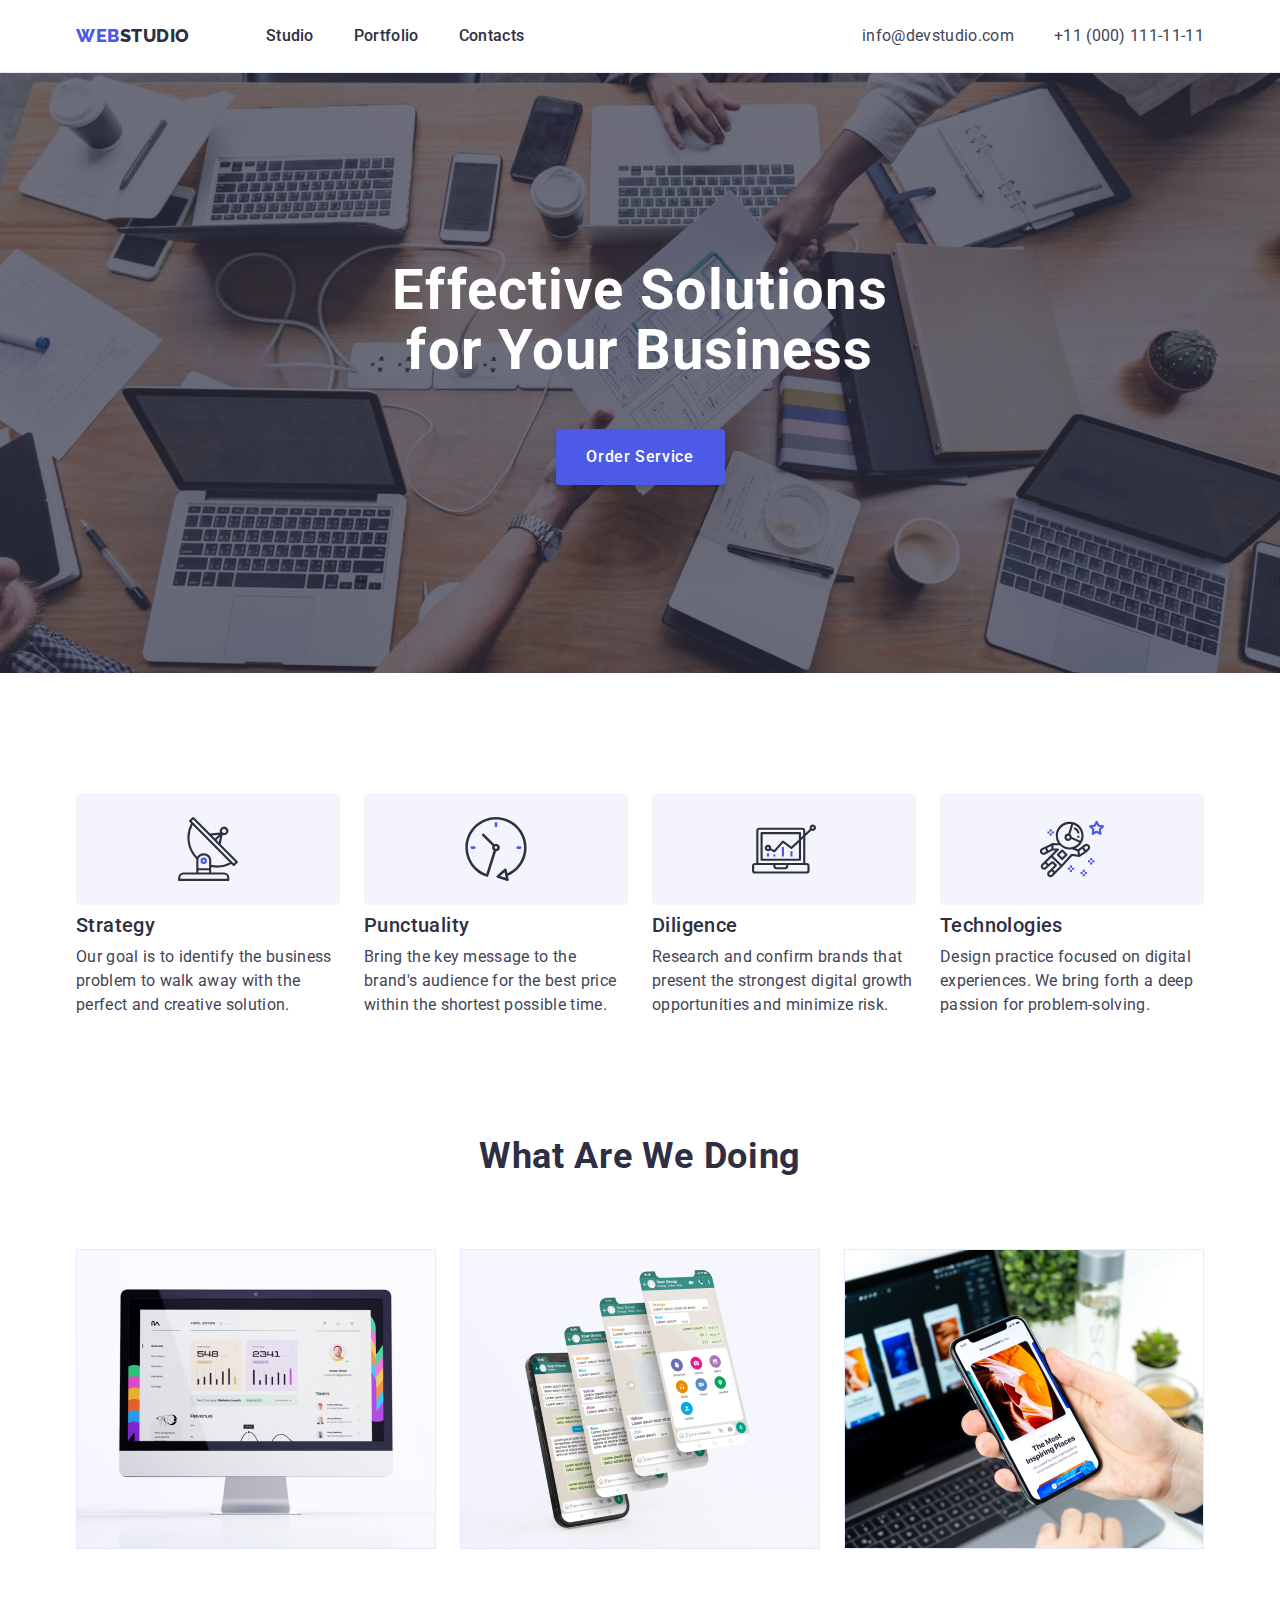
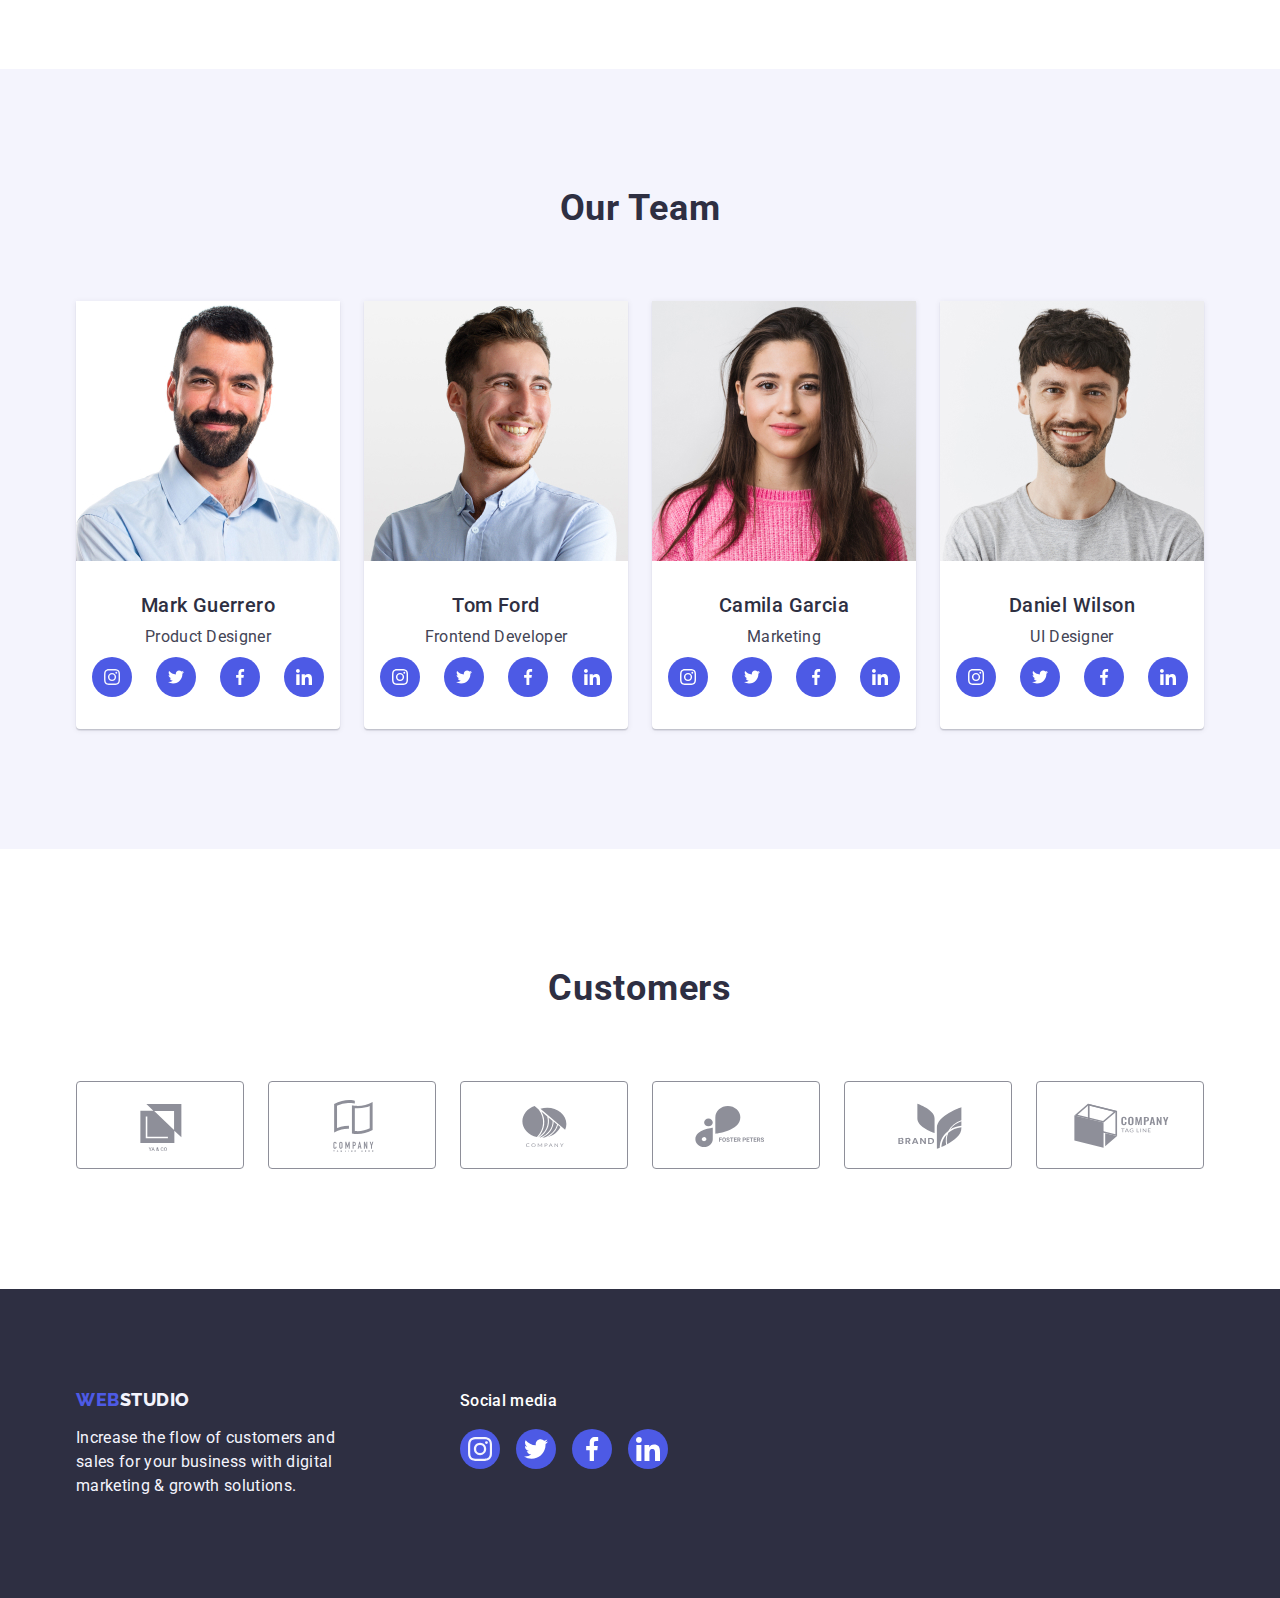
<file: index.html>
<!DOCTYPE html>
<html lang="en">
  <head>
    <meta charset="UTF-8" />
    <meta http-equiv="X-UA-Compatible" content="IE=edge" />
    <meta name="viewport" content="width=device-width, initial-scale=1.0" />
    <title>WebStudio</title>

    <link rel="preconnect" href="https://fonts.googleapis.com" />
    <link rel="preconnect" href="https://fonts.gstatic.com" crossorigin />
    <link
      href="https://fonts.googleapis.com/css2?family=Raleway:wght@800&family=Roboto:wght@400;500;700;900&display=swap"
      rel="stylesheet"
    />
    <link
      rel="stylesheet"
      href="https://cdnjs.cloudflare.com/ajax/libs/modern-normalize/1.1.0/modern-normalize.min.css"
    />

    <link rel="stylesheet" href="./css/styles.css" />
  </head>

  <body>
    <!-- header -->

    <header class="page-header">
      <div class="container header-container">
        <nav class="header-navigation">
          <a class="logo list link" href="./index.html"
            >Web<span class="accent">Studio</span></a
          >
          <ul class="site-nav list">
            <li class="item">
              <a href="./index.html" class="link-navigation link">Studio</a>
            </li>
            <li class="item">
              <a href="./portfolio.html" class="link-navigation link"
                >Portfolio</a
              >
            </li>
            <li class="item">
              <a href="" class="link-navigation link">Contacts</a>
            </li>
          </ul>
        </nav>
        <address class="contact-list">
          <ul class="list contacts-box">
            <li class="item">
              <a href="mailto:info@devstudio.com" class="link-contacts link"
                >info@devstudio.com</a
              >
            </li>
            <li class="item">
              <a href="tel:+110001111111" class="link-contacts link"
                >+11 (000) 111-11-11</a
              >
            </li>
          </ul>
        </address>
      </div>
    </header>

    <main>
      <!-- picture with button -->

      <section class="hero section">
        <div class="container">
          <h1 class="main-title">Effective Solutions for Your Business</h1>
          <button type="button" class="button order">Order Service</button>
        </div>
      </section>

      <!-- values -->

      <section class="section">
        <div class="container">
          <h2 class="section-title visually-hidden">Values</h2>
          <ul class="list values">
            <li class="item strategy">
              <div class="icon-box">
                <svg class="value-icon" width="64" height="64">
                  <use href="./images/icons.svg#icon-antenna"></use>
                </svg>
              </div>
              <h3 class="title">Strategy</h3>
              <p class="text-value">
                Our goal is to identify the business problem to walk away with
                the perfect and creative solution.
              </p>
            </li>
            <li class="item punctuality">
              <div class="icon-box">
                <svg class="value-icon" width="64" height="64">
                  <use href="./images/icons.svg#icon-clock"></use>
                </svg>
              </div>
              <h3 class="title">Punctuality</h3>
              <p class="text-value">
                Bring the key message to the brand's audience for the best price
                within the shortest possible time.
              </p>
            </li>
            <li class="item diligence">
              <div class="icon-box">
                <svg class="value-icon" width="64" height="64">
                  <use href="./images/icons.svg#icon-diagram"></use>
                </svg>
              </div>
              <h3 class="title">Diligence</h3>
              <p class="text-value">
                Research and confirm brands that present the strongest digital
                growth opportunities and minimize risk.
              </p>
            </li>
            <li class="item technologies">
              <div class="icon-box">
                <svg class="value-icon" width="64" height="64">
                  <use href="./images/icons.svg#icon-astronaut"></use>
                </svg>
              </div>
              <h3 class="title">Technologies</h3>
              <p class="text-value">
                Design practice focused on digital experiences. We bring forth a
                deep passion for problem-solving.
              </p>
            </li>
          </ul>
        </div>
      </section>

      <!-- what we are doing -->

      <section class="section no-padding">
        <div class="container">
          <h2 class="section-title">What are we doing</h2>
          <ul class="list work-examples">
            <li class="item">
              <img src="./images/Rectangle71.jpg" alt="web sites" width="360" />
            </li>
            <li class="item">
              <img src="./images/Rectangle72.jpg" alt="web sites" width="360" />
            </li>
            <li class="item">
              <img
                src="./images/Rectangle73.jpg"
                alt="copywriting"
                width="360"
              />
            </li>
          </ul>
        </div>
      </section>

      <!-- team -->

      <section class="section team-section">
        <div class="container">
          <h2 class="team-title">Our Team</h2>
          <ul class="list team-list">
            <li class="team-card">
              <img src="./images/img.jpg" alt="Man with beard" width="264" />
              <div class="team-details">
                <h3 class="team-name">Mark Guerrero</h3>
                <p class="team-text">Product Designer</p>

                <ul class="list social-list-team">
                  <li class="social-item-team">
                    <a href="#" class="social-ref-team">
                      <svg
                        class="social-icon-team"
                        width="16"
                        height="16"
                        fill="#f4f4fd"
                      >
                        <use href="./images/icons.svg#icon-instagram"></use>
                      </svg>
                    </a>
                  </li>
                  <li class="social-item-team">
                    <a href="#" class="social-ref-team">
                      <svg class="social-icon-team" width="16" height="16">
                        <use href="./images/icons.svg#icon-twitter"></use>
                      </svg>
                    </a>
                  </li>
                  <li class="social-item-team">
                    <a href="#" class="social-ref-team">
                      <svg class="social-icon-team" width="16" height="16">
                        <use href="./images/icons.svg#icon-facebook"></use>
                      </svg>
                    </a>
                  </li>

                  <li class="social-item-team">
                    <a href="#" class="social-ref-team">
                      <svg class="social-icon-team" width="16" height="16">
                        <use href="./images/icons.svg#icon-linkedin"></use>
                      </svg>
                    </a>
                  </li>
                </ul>
              </div>
            </li>
            <li class="team-card">
              <img src="./images/img-2.jpg" alt="Smiling man" width="264" />
              <div class="team-details">
                <h3 class="team-name">Tom Ford</h3>
                <p class="team-text">Frontend Developer</p>

                <ul class="list social-list-team">
                  <li class="social-item-team">
                    <a href="#" class="social-ref-team">
                      <svg class="social-icon-team" width="16" height="16">
                        <use href="./images/icons.svg#icon-instagram"></use>
                      </svg>
                    </a>
                  </li>
                  <li class="social-item-team">
                    <a href="#" class="social-ref-team">
                      <svg class="social-icon-team" width="16" height="16">
                        <use href="./images/icons.svg#icon-twitter"></use>
                      </svg>
                    </a>
                  </li>
                  <li class="social-item-team">
                    <a href="#" class="social-ref-team">
                      <svg class="social-icon-team" width="16" height="16">
                        <use href="./images/icons.svg#icon-facebook"></use>
                      </svg>
                    </a>
                  </li>

                  <li class="social-item-team">
                    <a href="#" class="social-ref-team">
                      <svg class="social-icon-team" width="16" height="16">
                        <use href="./images/icons.svg#icon-linkedin"></use>
                      </svg>
                    </a>
                  </li>
                </ul>
              </div>
            </li>

            <li class="team-card">
              <img src="./images/img-3.jpg" alt="Young woman" width="264" />
              <div class="team-details">
                <h3 class="team-name">Camila Garcia</h3>
                <p class="team-text">Marketing</p>

                <ul class="list social-list-team">
                  <li class="social-item-team">
                    <a href="#" class="social-ref-team">
                      <svg class="social-icon-team" width="16" height="16">
                        <use href="./images/icons.svg#icon-instagram"></use>
                      </svg>
                    </a>
                  </li>
                  <li class="social-item-team">
                    <a href="#" class="social-ref-team">
                      <svg class="social-icon-team" width="16" height="16">
                        <use href="./images/icons.svg#icon-twitter"></use>
                      </svg>
                    </a>
                  </li>
                  <li class="social-item-team">
                    <a href="#" class="social-ref-team">
                      <svg class="social-icon-team" width="16" height="16">
                        <use href="./images/icons.svg#icon-facebook"></use>
                      </svg>
                    </a>
                  </li>

                  <li class="social-item-team">
                    <a href="#" class="social-ref-team">
                      <svg class="social-icon-team" width="16" height="16">
                        <use href="./images/icons.svg#icon-linkedin"></use>
                      </svg>
                    </a>
                  </li>
                </ul>
              </div>
            </li>
            <li class="team-card">
              <img src="./images/img-4.jpg" alt="Young man" width="264" />
              <div class="team-details">
                <h3 class="team-name">Daniel Wilson</h3>
                <p class="team-text">UI Designer</p>

                <ul class="list social-list-team">
                  <li class="social-item-team">
                    <a href="#" class="social-ref-team">
                      <svg class="social-icon-team" width="16" height="16">
                        <use href="./images/icons.svg#icon-instagram"></use>
                      </svg>
                    </a>
                  </li>
                  <li class="social-item-team">
                    <a href="#" class="social-ref-team">
                      <svg class="social-icon-team" width="16" height="16">
                        <use href="./images/icons.svg#icon-twitter"></use>
                      </svg>
                    </a>
                  </li>
                  <li class="social-item-team">
                    <a href="#" class="social-ref-team">
                      <svg class="social-icon-team" width="16" height="16">
                        <use href="./images/icons.svg#icon-facebook"></use>
                      </svg>
                    </a>
                  </li>

                  <li class="social-item-team">
                    <a href="#" class="social-ref-team">
                      <svg class="social-icon-team" width="16" height="16">
                        <use href="./images/icons.svg#icon-linkedin"></use>
                      </svg>
                    </a>
                  </li>
                </ul>
              </div>
            </li>
          </ul>
        </div>
      </section>

      <!-- customers -->
      <section class="section">
        <div class="container">
          <h2 class="section-title">Customers</h2>
          <ul class="list customers-list">
            <li class="customer-item">
              <a href="#" class="customer-ref">
                <svg class="customer-icon" height="56" width="104">
                  <use href="./images/icons.svg#icon-Logo-1"></use>
                </svg>
              </a>
            </li>

            <li class="customer-item">
              <a href="#" class="customer-ref">
                <svg class="customer-icon" height="56" width="104">
                  <use href="./images/icons.svg#icon-Logo-2"></use>
                </svg>
              </a>
            </li>
            <li class="customer-item">
              <a href="#" class="customer-ref">
                <svg class="customer-icon" height="56" width="104">
                  <use href="./images/icons.svg#icon-Logo-3"></use>
                </svg>
              </a>
            </li>
            <li class="customer-item">
              <a href="#" class="customer-ref">
                <svg class="customer-icon" height="56" width="104">
                  <use href="./images/icons.svg#icon-Logo-4"></use>
                </svg>
              </a>
            </li>
            <li class="customer-item">
              <a href="#" class="customer-ref">
                <svg class="customer-icon" height="56" width="104">
                  <use href="./images/icons.svg#icon-Logo-5"></use>
                </svg>
              </a>
            </li>
            <li class="customer-item">
              <a href="#" class="customer-ref">
                <svg class="customer-icon" height="56" width="104">
                  <use href="./images/icons.svg#icon-Logo-6"></use>
                </svg>
              </a>
            </li>
          </ul>
        </div>
      </section>
    </main>

    <!-- footer -->
    <footer class="footer-style">
      <div class="footer container">
        <div class="footer-first">
          <a class="footer-logo link" href="./index.html"
            >Web<span class="footer-accent">Studio</span></a
          >
          <p class="footer-text">
            Increase the flow of customers and sales for your business with
            digital marketing & growth solutions.
          </p>
        </div>
        <div class="social-media">
          <p class="footer-text-two">Social media</p>
          <ul class="list social-list-footer">
            <li class="social-item">
              <a href="#" class="social-ref">
                <svg class="social-icon" width="24" height="24" fill="#f4f4fd">
                  <use href="./images/icons.svg#icon-instagram"></use>
                </svg>
              </a>
            </li>
            <li class="social-item">
              <a href="#" class="social-ref">
                <svg class="social-icon" width="24" height="24">
                  <use href="./images/icons.svg#icon-twitter"></use>
                </svg>
              </a>
            </li>
            <li class="social-item">
              <a href="#" class="social-ref">
                <svg class="social-icon" width="24" height="24">
                  <use href="./images/icons.svg#icon-facebook"></use>
                </svg>
              </a>
            </li>

            <li class="social-item">
              <a href="#" class="social-ref">
                <svg class="social-icon" width="24" height="24">
                  <use href="./images/icons.svg#icon-linkedin"></use>
                </svg>
              </a>
            </li>
          </ul>
        </div>
      </div>
    </footer>
  </body>
</html>
</file>
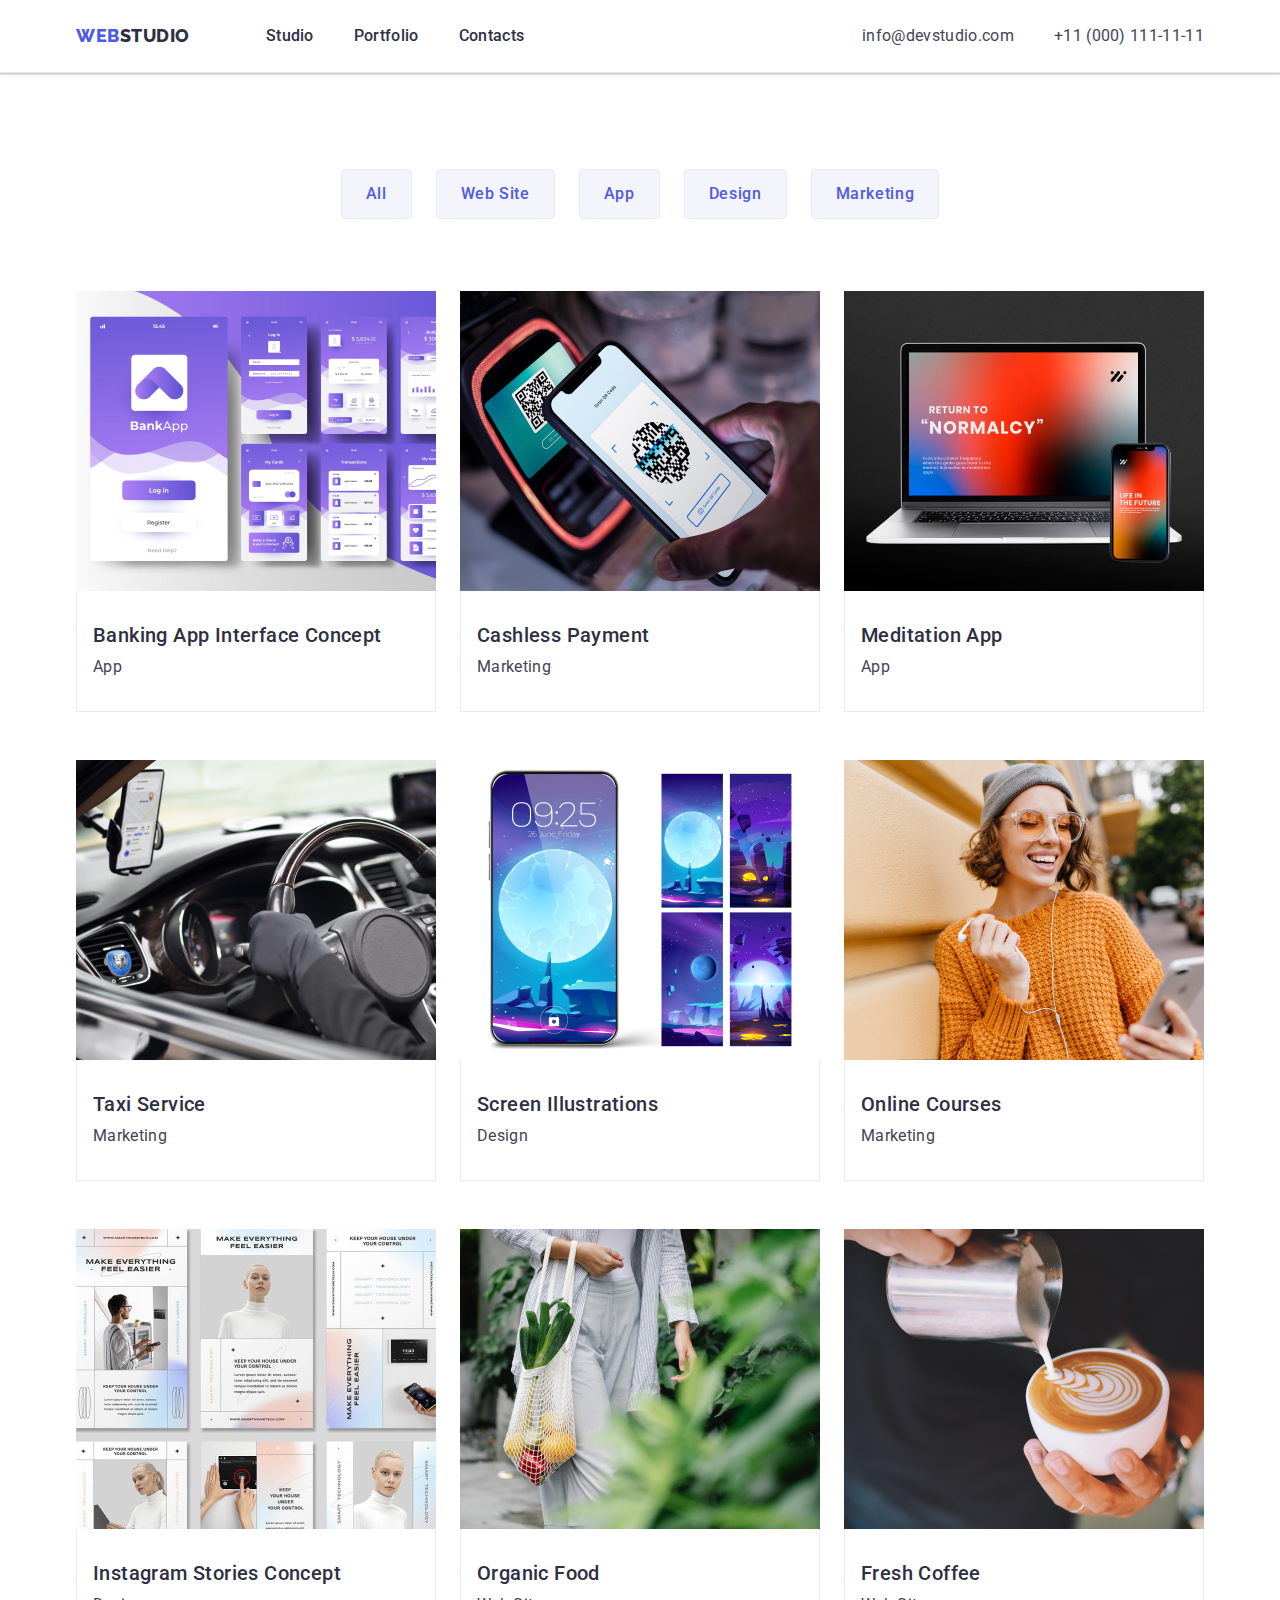
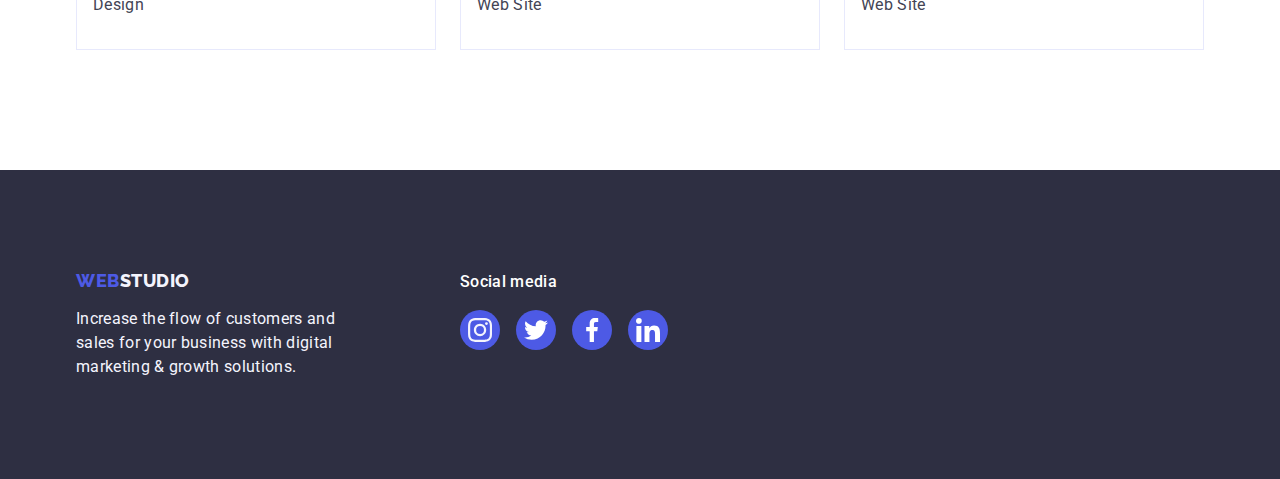
<file: portfolio.html>
<!DOCTYPE html>
<html lang="en">
  <head>
    <meta charset="UTF-8" />
    <meta http-equiv="X-UA-Compatible" content="IE=edge" />
    <meta name="viewport" content="width=device-width, initial-scale=1.0" />
    <title>Portfolio</title>

    <link rel="preconnect" href="https://fonts.googleapis.com" />
    <link rel="preconnect" href="https://fonts.gstatic.com" crossorigin />
    <link
      href="https://fonts.googleapis.com/css2?family=Raleway:wght@800&family=Roboto:wght@400;500;700;900&display=swap"
      rel="stylesheet"
    />

    <link
      rel="stylesheet"
      href="https://cdnjs.cloudflare.com/ajax/libs/modern-normalize/1.1.0/modern-normalize.min.css"
    />
    <link rel="stylesheet" href="./css/styles.css" />
  </head>

  <body>
    <!-- header -->

    <header class="page-header">
      <div class="container header-container">
        <nav class="header-navigation">
          <a class="logo list link" href="./index.html"
            >Web<span class="accent">Studio</span></a
          >
          <ul class="site-nav list">
            <li class="item">
              <a href="./index.html" class="link-navigation link">Studio</a>
            </li>
            <li class="item">
              <a href="./portfolio.html" class="link-navigation link"
                >Portfolio</a
              >
            </li>
            <li class="item">
              <a href="" class="link-navigation link">Contacts</a>
            </li>
          </ul>
        </nav>
        <address class="contact-list">
          <ul class="list contacts-box">
            <li class="item">
              <a href="mailto:info@devstudio.com" class="link-contacts link"
                >info@devstudio.com</a
              >
            </li>
            <li class="item">
              <a href="tel:+110001111111" class="link-contacts link"
                >+11 (000) 111-11-11</a
              >
            </li>
          </ul>
        </address>
      </div>
    </header>

    <!-- main -->

    <main>
      <!-- buttoms -->
      <section class="section-portfolio">
        <div class="container">
          <h1 class="main-title visually-hidden">Portfolio</h1>
          <ul class="list buttoms-list">
            <li class="item">
              <button type="button" class="button primary">All</button>
            </li>
            <li class="item">
              <button type="button" class="button primary">Web Site</button>
            </li>
            <li class="item">
              <button type="button" class="button primary">App</button>
            </li>
            <li class="item">
              <button type="button" class="button primary">Design</button>
            </li>
            <li class="item">
              <button type="button" class="button primary">Marketing</button>
            </li>
          </ul>

          <ul class="list portfolio-list">
            <li class="portfolio-item">
              <a href="#" class="link portfolio-ref">
                <img
                  src="./images/img5.jpg"
                  alt="Mobile applications"
                  width="360"
                />
                <div class="portfolio-details">
                  <h2 class="card-title">Banking App Interface Concept</h2>
                  <p class="card-text">App</p>
                </div>
              </a>
            </li>

            <li class="portfolio-item">
              <a href="#" class="link portfolio-ref">
                <img
                  src="./images/img6.jpg"
                  alt="Payment with mobile"
                  width="360"
                />
                <div class="portfolio-details">
                  <h2 class="card-title">Cashless Payment</h2>
                  <p class="card-text">Marketing</p>
                </div>
              </a>
            </li>

            <li class="portfolio-item">
              <a href="#" class="link portfolio-ref">
                <img
                  src="./images/img7.jpg"
                  alt="Notebook and mobilephone"
                  width="360"
                />
                <div class="portfolio-details">
                  <h2 class="card-title">Meditation App</h2>
                  <p class="card-text">App</p>
                </div>
              </a>
            </li>

            <li class="portfolio-item">
              <a href="#" class="link portfolio-ref">
                <img src="./images/img8.jpg" alt="Car wheel" width="360" />
                <div class="portfolio-details">
                  <h2 class="card-title">Taxi Service</h2>
                  <p class="card-text">Marketing</p>
                </div>
              </a>
            </li>

            <li class="portfolio-item">
              <a href="#" class="link portfolio-ref">
                <img
                  src="./images/img9.jpg"
                  alt="screen with picture"
                  width="360"
                />
                <div class="portfolio-details">
                  <h2 class="card-title">Screen Illustrations</h2>
                  <p class="card-text">Design</p>
                </div>
              </a>
            </li>
            <li class="portfolio-item">
              <a href="#" class="link portfolio-ref">
                <img
                  src="./images/img10.jpg"
                  alt="smiling woman with mobilephone"
                  width="360"
                />
                <div class="portfolio-details">
                  <h2 class="card-title">Online Courses</h2>
                  <p class="card-text">Marketing</p>
                </div>
              </a>
            </li>

            <li class="portfolio-item">
              <a href="#" class="link portfolio-ref">
                <img
                  src="./images/img11.jpg"
                  alt="instagram pages"
                  width="360"
                />
                <div class="portfolio-details">
                  <h2 class="card-title">Instagram Stories Concept</h2>
                  <p class="card-text">Design</p>
                </div>
              </a>
            </li>
            <li class="portfolio-item">
              <a href="#" class="link portfolio-ref">
                <img
                  src="./images/img12.jpg"
                  alt="bag with vegetables"
                  width="360"
                />
                <div class="portfolio-details">
                  <h2 class="card-title">Organic Food</h2>
                  <p class="card-text">Web Site</p>
                </div>
              </a>
            </li>

            <li class="portfolio-item">
              <a href="#" class="link portfolio-ref">
                <img src="./images/img14.jpg" alt="cappuchino" width="360" />
                <div class="portfolio-details">
                  <h2 class="card-title">Fresh Coffee</h2>
                  <p class="card-text">Web Site</p>
                </div>
              </a>
            </li>
          </ul>
        </div>
      </section>
    </main>

    <!-- footer -->
    <footer class="footer-style">
      <div class="footer container">
        <div class="footer-first">
          <a class="footer-logo link" href="./index.html"
            >Web<span class="footer-accent">Studio</span></a
          >
          <p class="footer-text">
            Increase the flow of customers and sales for your business with
            digital marketing & growth solutions.
          </p>
        </div>
        <div class="social-media">
          <p class="footer-text-two">Social media</p>
          <ul class="list social-list-footer">
            <li class="social-item">
              <a href="#" class="social-ref">
                <svg class="social-icon" width="24" height="24" fill="#f4f4fd">
                  <use href="./images/icons.svg#icon-instagram"></use>
                </svg>
              </a>
            </li>
            <li class="social-item">
              <a href="#" class="social-ref">
                <svg class="social-icon" width="24" height="24">
                  <use href="./images/icons.svg#icon-twitter"></use>
                </svg>
              </a>
            </li>
            <li class="social-item">
              <a href="#" class="social-ref">
                <svg class="social-icon" width="24" height="24">
                  <use href="./images/icons.svg#icon-facebook"></use>
                </svg>
              </a>
            </li>

            <li class="social-item">
              <a href="#" class="social-ref">
                <svg class="social-icon" width="24" height="24">
                  <use href="./images/icons.svg#icon-linkedin"></use>
                </svg>
              </a>
            </li>
          </ul>
        </div>
      </div>
    </footer>
  </body>
</html>
</file>
<file: css/styles.css>
:root {
  --primary-text-color: #434455;
  --title-text-color: #2e2f42;
  --accent-color: #4d5ae5;
  --additional-color: #f4f4fd;
  --standart-color: #ffffff;
  --focus-color: #404bbf;
  --border-color: #e7e9fc;
  --Customer-icons: #8e8f99;
  --social-hover: #31d0aa;
}

/* body style */
body {
  color: var(--primary-text-color);
  background-color: var(--standart-color);
  font-family: "Roboto", sans-serif;
}

/* logo style */
.logo {
  color: var(--accent-color);
  text-decoration: none;
  font-family: "Raleway", sans-serif;
  font-weight: 800;
  font-size: 18px;
  line-height: 1.17;
  letter-spacing: 0.03em;
  text-transform: uppercase;
  margin-right: 76px;
}
.accent {
  color: var(--title-text-color);
}

/* for all list */
.list {
  list-style: none;
  text-decoration: none;
}

.link {
  text-decoration: none;
}

/* site-nav style */

.link-navigation {
  display: block;
  padding-top: 24px;
  padding-bottom: 24px;
  color: var(--title-text-color);
  text-decoration: none;
  font-weight: 500;
  font-size: 16px;
  line-height: 1.5;
  letter-spacing: 0.02em;
  font-style: normal;
}

.link-navigation:hover:hover,
.link-navigation:focus:focus {
  color: var(--focus-color);
}

a.current {
  color: var(--accent-color);
}

.site-nav {
  display: flex;
  padding: 0;
  margin: 0;
}

.site-nav .item:not(:last-child) {
  margin-right: 40px;
}

/* contacts */
.link-contacts {
  display: block;
  padding-top: 24px;
  padding-bottom: 24px;

  color: var(--primary-text-color);
  font-size: 16px;
  line-height: 1.5;
  text-decoration: none;
  letter-spacing: 0.02em;
}
.link-contacts:hover,
.link-contacts:focus {
  color: var(--focus-color);
}
.contact-list {
  font-style: normal;
  margin-left: auto;
}

.contacts-box {
  display: flex;
  padding: 0;
  margin: 0;
  gap: 40px;
}

.header-container {
  display: flex;
  align-items: center;
}

.page-header {
  box-shadow: 0px 2px 1px rgba(46, 47, 66, 0.08),
    0px 1px 1px rgba(46, 47, 66, 0.16), 0px 1px 6px rgba(46, 47, 66, 0.08);
  border-bottom: 1px solid var(--border-color);
}

.header-navigation {
  display: flex;
  align-items: center;
}

/* hero */
.main-title {
  color: var(--standart-color);
  font-weight: 700;
  font-size: 56px;
  line-height: 1.07;
  letter-spacing: 0.02em;
  max-width: 496px;
  margin: 0 auto;
  padding: 0;
}

.hero {
  background-color: var(--title-text-color);
  text-align: center;
  height: 600px;
  max-width: 1440px;
  margin-left: auto;
  margin-right: auto;
  background-image: linear-gradient(
      rgba(46, 47, 66, 0.7),
      rgba(46, 47, 66, 0.7)
    ),
    url(../images/people-office1.jpg);
  background-size: cover;
  background-position: center;
  background-repeat: no-repeat;
}

.hero.section {
  padding: 188px 0;
}

/* sections */
.section-title {
  color: var(--title-text-color);
  font-weight: 700;
  font-size: 36px;
  line-height: 1.11;
  text-align: center;
  text-transform: capitalize;
  letter-spacing: 0.02em;
  margin-top: 0;
  margin-bottom: 72px;
  padding: 0;
}

/* values */

.visually-hidden {
  position: absolute;
  width: 1px;
  height: 1px;
  margin: -1px;
  border: 0;
  padding: 0;
  white-space: nowrap;
  clip-path: inset(100%);
  clip: rect(0 0 0 0);
  overflow: hidden;
}

.title {
  color: var(--title-text-color);
  font-weight: 500;
  font-size: 20px;
  line-height: 1.2;
  letter-spacing: 0.02em;
  margin-top: 0;
  margin-bottom: 8px;
}
.text-value {
  font-size: 16px;
  line-height: 1.5;
  letter-spacing: 0.02em;
  margin-top: 8px;
  margin-bottom: 0;
}

.values {
  display: flex;
  padding: 0;
  margin: 0;
  gap: 24px;
}

.values .item {
  width: calc((100% - 72px) / 4);
}

.icon-box {
  display: flex;
  width: 264px;
  height: 112px;
  background-color: var(--additional-color);
  justify-content: center;
  align-items: center;
  border-radius: 4px;
  margin-bottom: 8px;
}

/*  
.strategy::before {
  content: "";
  display: block;
  height: 112px;
  background-color: #f4f4fd;
  background-image: url(../images/Vector.svg);
  background-repeat: no-repeat;
  background-size: 59.72px, 64px, contain;
  background-position: center;
}
.punctuality::before {
  content: "";
  display: block;
  height: 112px;
  background-color: #f4f4fd;
  background-image: url(../images/Vector-2.svg);
  background-repeat: no-repeat;
  background-size: 61.22px, 64px, contain;
  background-position: center;
}
.diligence::before {
  content: "";
  display: block;
  height: 112px;
  background-color: #f4f4fd;
  background-image: url(../images/Vector-3.svg);
  background-repeat: no-repeat;
  background-size: 64px, 49.09px, contain;
  background-position: center;
}

.technologies::before {
  content: "";
  display: block;
  height: 112px;
  background-color: #f4f4fd;
  background-image: url(../images/astronaut\ 1.svg);
  background-repeat: no-repeat;
  background-size: 64px, 64px, contain;
  background-position: center;
} */

/* what we are doing */

.work-examples {
  display: flex;
  margin: 0;
  padding: 0;
  gap: 24px;
}
.work-examples .item {
  width: calc((1158px - 48px) / 3);
}

/* our team */

.team-title {
  color: var(--title-text-color);
  font-weight: 700;
  font-size: 36px;
  line-height: 1.11;
  text-align: center;
  text-transform: capitalize;
  letter-spacing: 0.02em;
  margin-bottom: 72px;
  margin-top: 0;
}

.team-card {
  background: var(--standart-color);
  width: calc((1158px - 72px) / 4);
  border-radius: 0px 0px 4px 4px;
  margin: 0;
  box-shadow: 0px 2px 1px 0px #2e2f4214, 0px 1px 1px 0px #2e2f4229,
    0px 1px 6px 0px #2e2f4214;
}
.team-list {
  display: flex;
  padding: 0;
  margin: 0;
  gap: 24px;
}

.team-name {
  color: var(--title-text-color);
  font-weight: 500;
  font-size: 20px;
  line-height: 1.2;
  text-align: center;
  letter-spacing: 0.02em;
  padding: 0;
  margin: 0;
  margin-bottom: 8px;
}

.team-text {
  font-size: 16px;
  line-height: 1.5;
  text-align: center;
  letter-spacing: 0.02em;
  padding: 0;
  margin: 0;
  margin-bottom: 8px;
}

.team-section {
  background-color: var(--additional-color);
}

.team-details {
  text-align: center;
  padding: 32px 16px;
  margin: 0;
}

/* social media team */

.social-list-team {
  display: flex;
  margin: 0;
  padding: 0;
  gap: 24px;
  justify-content: center;
  align-items: center;
}

.social-item-team {
  width: 40px;
  height: 40px;
}

.social-ref-team {
  width: 100%;
  height: 100%;
  display: flex;
  align-items: center;
  justify-content: center;
  fill: var(--standart-color);
  background-color: #4d5ae5;
  border-radius: 50%;
}

.social-ref-team:hover,
.social-ref-team:focus {
  background-color: var(--focus-color);
}

/* customers*/

.customers-list {
  display: flex;
  gap: 24px;
  margin: 0;
  padding: 0;
}

.customer-icon {
  fill: currentColor;
}
.customer-ref:hover,
.customer-ref:focus {
  border: 1px solid #404bbf;
  color: #404bbf;
}
.customer-icon:hover,
.customer-icon:focus {
  fill: #404bbf;
}

.customer-item {
  height: 88px;
  width: 168px;
}

.customer-ref {
  height: 100%;
  width: 100%;
  border: 1px solid #8e8f99;
  border-radius: 4px;
  display: flex;
  align-items: center;
  justify-content: center;
  color: #8e8f99;
}

/* footer */
.footer-style {
  background-color: var(--title-text-color);
  color: var(--additional-color);
  padding: 100px 0;
  padding-left: auto;
  padding-right: auto;
}
.footer-logo {
  color: var(--accent-color);
  text-decoration: none;
  font-family: "Raleway", sans-serif;
  font-weight: 800;
  font-size: 18px;
  line-height: 1.17;
  letter-spacing: 0.03em;
  text-transform: uppercase;
  display: inline-block;
  margin: 0;
}

.footer-accent {
  color: var(--additional-color);
}

.footer-text {
  color: var(--additional-color);
  font-size: 16px;
  line-height: 1.5;
  letter-spacing: 0.02em;
  margin: 0;
  margin-top: 16px;
  padding: 0;
  width: 264px;
}

.footer-text-two {
  margin: 0;
  padding: 0;
  margin-bottom: 16px;
  font-weight: 500;
  color: var(--standart-color);
  letter-spacing: 0.02em;
  line-height: 1.5;
}

.footer {
  display: flex;
  align-items: baseline;
}

.footer-first {
  margin-right: 120px;
}

/* social media footer */

.social-media {
  padding-top: 0;
  padding-bottom: 0;
}

.social-list-footer {
  display: flex;
  margin: 0;
  padding: 0;
  gap: 16px;
  justify-content: center;
  align-items: center;
}

.social-item {
  width: 40px;
  height: 40px;
}
.social-ref {
  width: 100%;
  height: 100%;
  display: flex;
  align-items: center;
  justify-content: center;
  fill: var(--standart-color);
  background-color: #4d5ae5;
  border-radius: 50%;
}
.social-ref:hover,
.social-ref:focus {
  background-color: var(--social-hover);
}

/* buttoms style */

.button {
  font-family: "Roboto", sans-serif;
  font-weight: 500;
  font-size: 16px;
  line-height: 1.5;
  letter-spacing: 0.04em;
  cursor: pointer;
  display: inline-block;
  border-radius: 4px;
  padding: 12px 24px;
  text-align: center;
}

.button.order {
  color: var(--standart-color);
  background-color: var(--accent-color);
  display: block;
  margin-top: 48px;
  margin-left: auto;
  margin-right: auto;
  min-width: 169px;
  height: 56px;
  border: none;
  box-shadow: 0px 4px 4px 0px #00000026;
}
.button.order:hover,
.button.order:focus {
  color: var(--standart-color);
  background-color: var(--focus-color);
}

.buttoms-list {
  display: flex;
  justify-content: center;
  padding: 0;
  margin-bottom: 72px;
  margin-top: 0;
  gap: 24px;
}

.button.primary {
  color: var(--accent-color);
  background-color: var(--additional-color);
  border: 1px solid var(--border-color);
}
.button.primary:hover,
.button.primary:focus {
  color: var(--standart-color);
  background-color: var(--focus-color);
  border: 1px solid transparent;
  box-shadow: 0px 3px 1px rgba(0, 0, 0, 0.1), 0px 2px 1px rgba(0, 0, 0, 0.08),
    0px 2px 2px rgba(0, 0, 0, 0.12);
}

/* portfolio style */
.card-title {
  color: var(--title-text-color);
  font-weight: 500;
  font-size: 20px;
  line-height: 1.2;
  letter-spacing: 0.02em;
  padding: 0;
  margin: 0;
  margin-bottom: 8px;
}

.card-text {
  color: var(--primary-text-color);
  font-size: 16px;
  line-height: 1.5;
  letter-spacing: 0.02em;
  padding: 0;
  margin: 0;
}

.portfolio-list {
  padding: 0;
  margin: 0;
  display: flex;
  flex-wrap: wrap;
}

.portfolio-item {
  width: calc((100% - 48px) / 3);
  margin-right: 24px;
  margin-bottom: 48px;
}
.portfolio-ref {
  display: block;
}
.portfolio-ref:hover,
.portfolio-ref:focus {
  box-shadow: 0px 2px 1px 0px #2e2f4214, 0px 1px 1px 0px #2e2f4229,
    0px 1px 6px 0px #2e2f4214;
}

.portfolio-item:nth-child(3n) {
  margin-right: 0;
}
.portfolio-item:nth-last-child(-n + 3) {
  margin-bottom: 0;
}

.portfolio-details {
  border-left: 1px solid var(--border-color);
  border-right: 1px solid var(--border-color);
  border-bottom: 1px solid var(--border-color);
  padding: 32px 16px;
}

/* main containers and sections */
.container {
  width: 1158px;
  padding: 0 15px;
  margin: 0 auto;
}

.section {
  padding-top: 120px;
  padding-bottom: 120px;
}

.section.no-padding {
  padding-top: 0;
  padding-bottom: 120px;
}

.section-portfolio {
  padding-top: 96px;
  padding-bottom: 120px;
}

img {
  display: block;
  max-width: 100%;
  height: auto;
}
</file>
